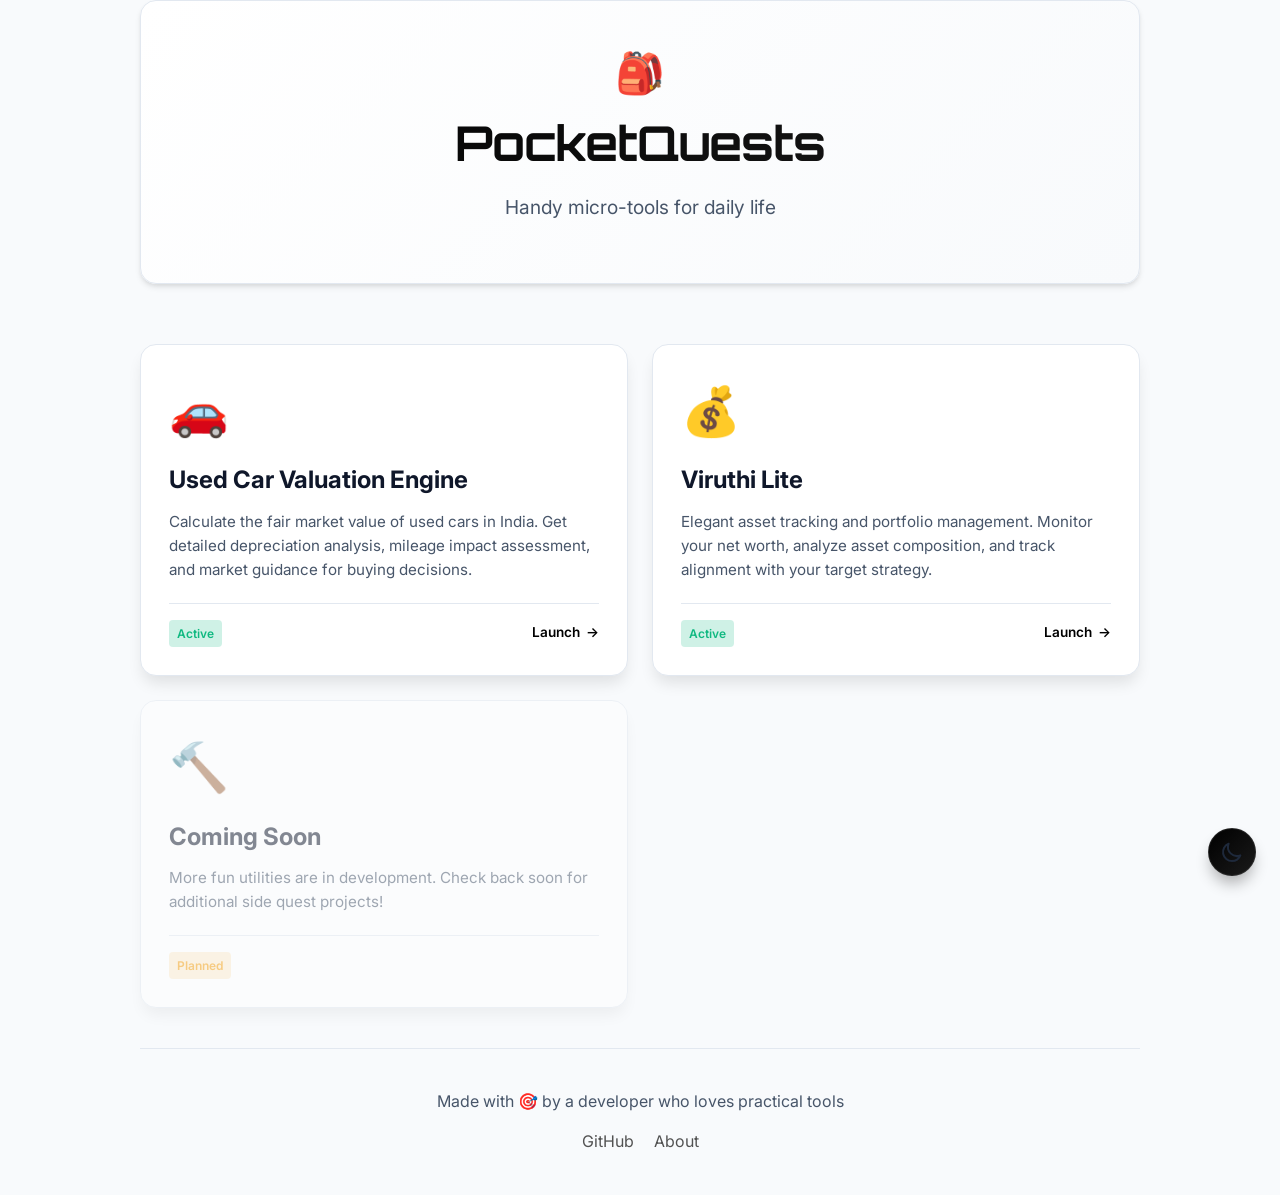
<file: index.html>
<!DOCTYPE html>
<html lang="en">

<head>
    <meta charset="UTF-8">
    <meta name="viewport" content="width=device-width, initial-scale=1.0">
    <title>PocketQuests — Handy micro-tools for daily life</title>

    <!-- Favicon -->
    <link rel="icon"
        href="data:image/svg+xml,<svg xmlns='http://www.w3.org/2000/svg' viewBox='0 0 100 100'><text y='75' font-size='75'>🎒</text></svg>"
        type="image/svg+xml">

    <!-- Open Graph / Social Media Preview Tags -->
    <meta property="og:title" content="PocketQuests — Handy micro-tools for daily life">
    <meta property="og:description"
        content="Practical tools and calculators for everyday needs. Including Used Car Valuation Engine for India and more utility tools.">
    <meta property="og:type" content="website">
    <meta property="og:url" content="https://i-endran.github.io/pocketQuests/">
    <meta property="og:image"
        content="data:image/svg+xml,<svg xmlns='http://www.w3.org/2000/svg' viewBox='0 0 1200 630'><rect fill='%23111' width='1200' height='630'/><text x='600' y='315' font-size='200' text-anchor='middle' dominant-baseline='middle'>🎒</text></svg>">

    <!-- Twitter Card Tags -->
    <meta name="twitter:card" content="summary_large_image">
    <meta name="twitter:title" content="PocketQuests — Handy micro-tools for daily life">
    <meta name="twitter:description" content="Practical tools and calculators for everyday needs.">

    <!-- Additional Meta Tags -->
    <meta name="description"
        content="PocketQuests: Handy micro-tools for daily life. Practical tools and calculators for everyday needs.">
    <meta name="theme-color" content="#1a1a1a">

    <link rel="preconnect" href="https://fonts.googleapis.com">
    <link rel="preconnect" href="https://fonts.gstatic.com" crossorigin>
    <link
        href="https://fonts.googleapis.com/css2?family=Orbitron:wght@400;500;600;700;800;900&family=Inter:wght@300;400;500;600;700&display=swap"
        rel="stylesheet">
    <link rel="stylesheet" href="assets/styles.css">
</head>

<body>

    <div class="container">
        <header>
            <h2 style="font-size: 2.5rem;">🎒</h2>
            <h1>PocketQuests</h1>
            <p class="tagline">Handy micro-tools for daily life</p>
        </header>

        <section class="projects-grid">
            <!-- Car Depreciation Calculator -->
            <a href="car_depreciation_calc/index.html" class="project-card">
                <div class="project-emoji">🚗</div>
                <h2 class="project-title">Used Car Valuation Engine</h2>
                <p class="project-description">
                    Calculate the fair market value of used cars in India. Get detailed depreciation analysis, mileage
                    impact assessment, and market guidance for buying decisions.
                </p>
                <div class="project-meta">
                    <span class="project-status">Active</span>
                    <span class="project-link">
                        Launch
                        <span>→</span>
                    </span>
                </div>
            </a>

            <!-- Viruthi Lite -->
            <a href="viruthi_lite/index.html" class="project-card">
                <div class="project-emoji">💰</div>
                <h2 class="project-title">Viruthi Lite</h2>
                <p class="project-description">
                    Elegant asset tracking and portfolio management. Monitor your net worth, analyze asset composition,
                    and track alignment with your target strategy.
                </p>
                <div class="project-meta">
                    <span class="project-status">Active</span>
                    <span class="project-link">
                        Launch
                        <span>→</span>
                    </span>
                </div>
            </a>

            <!-- Future Projects Placeholder -->
            <div class="project-card" style="opacity: 0.5; cursor: default; pointer-events: none;">
                <div class="project-emoji">🔨</div>
                <h2 class="project-title">Coming Soon</h2>
                <p class="project-description">
                    More fun utilities are in development. Check back soon for additional side quest projects!
                </p>
                <div class="project-meta">
                    <span class="project-status"
                        style="background-color: rgba(245, 158, 11, 0.2); color: var(--warning);">Planned</span>
                </div>
            </div>
        </section>

        <footer>
            <p>Made with 🎯 by a developer who loves practical tools</p>
            <div class="footer-links">
                <a href="https://github.com/i-endran/pocketQuests">GitHub</a>
                <a href="README.md">About</a>
            </div>
        </footer>
    </div>

    <script src="assets/theme-toggle.js"></script>
</body>

</html>
</file>
<file: assets/styles.css>
:root {
    --primary: #000000;
    --primary-dark: #1a1a1a;
    --accent: #525252;
    --bg-dark: #f8fafc;
    --card-bg: #ffffff;
    --card-border: #e2e8f0;
    --text-light: #0f172a;
    --text-muted: #475569;
    --success: #10b981;
    --warning: #f59e0b;
    --danger: #ef4444;
    
    /* Gradients and component specifics */
    --header-gradient-1: #ffffff;
    --header-gradient-2: #f8fafc;
    --title-gradient-1: #000000;
    --title-gradient-2: #1a1a1a;
    --btn-gradient-1: #000000;
    --btn-gradient-2: #1a1a1a;
    --btn-gradient-hover-1: #1a1a1a;
    --btn-gradient-hover-2: #333333;
    --btn-text: #ffffff;
    --input-bg: #ffffff;
    --input-border: #cbd5e1;
    --range-track: #e2e8f0;
    --range-track-border: #cbd5e1;
    --range-thumb: #000000;
}

html.dark {
    --primary: #ffffff;
    --primary-dark: #e5e5e5;
    --accent: #a3a3a3;
    --bg-dark: #000000;
    --card-bg: #0a0a0a;
    --card-border: #1a1a1a;
    --text-light: #ffffff;
    --text-muted: #737373;
    --success: #10b981;
    --warning: #f59e0b;
    --danger: #ef4444;
    
    --header-gradient-1: #1a1a1a;
    --header-gradient-2: #0a0a0a;
    --title-gradient-1: #ffffff;
    --title-gradient-2: #e5e5e5;
    --btn-gradient-1: #ffffff;
    --btn-gradient-2: #e5e5e5;
    --btn-gradient-hover-1: #e5e5e5;
    --btn-gradient-hover-2: #d4d4d4;
    --btn-text: #000000;
    --input-bg: #000000;
    --input-border: #262626;
    --range-track: #404040;
    --range-track-border: #595959;
    --range-thumb: #ffffff;
}

* {
    margin: 0;
    padding: 0;
    box-sizing: border-box;
}

body {
    font-family: 'Inter', 'Segoe UI', sans-serif;
    background-color: var(--bg-dark);
    color: var(--text-light);
    line-height: 1.6;
}

/* Landing page specifics */
.container {
    max-width: 1000px;
    margin: 0 auto;
}

header {
    text-align: center;
    margin-bottom: 60px;
    padding: 40px 20px;
    background: linear-gradient(135deg, var(--header-gradient-1) 0%, var(--header-gradient-2) 100%);
    border-radius: 16px;
    box-shadow: 0 4px 6px -1px rgba(0, 0, 0, 0.1), 0 2px 4px -1px rgba(0, 0, 0, 0.06);
    border: 1px solid var(--card-border);
}

html.dark header {
    box-shadow: 0 4px 6px -1px rgba(0, 0, 0, 0.3), 0 2px 4px -1px rgba(0, 0, 0, 0.2);
}

h1 {
    font-family: 'Orbitron', 'Segoe UI', sans-serif;
    font-size: 3rem;
    margin-bottom: 10px;
    letter-spacing: -0.02em;
    background: linear-gradient(135deg, var(--title-gradient-1) 0%, var(--title-gradient-2) 100%);
    -webkit-background-clip: text;
    -webkit-text-fill-color: transparent;
    background-clip: text;
}

.tagline {
    color: var(--text-muted);
    font-size: 1.2rem;
    margin-bottom: 20px;
}

.subtitle {
    color: var(--accent);
    font-size: 0.95rem;
}

.projects-grid {
    display: grid;
    grid-template-columns: repeat(auto-fill, minmax(320px, 1fr));
    gap: 24px;
    margin-bottom: 40px;
}

.project-card {
    background-color: var(--card-bg);
    border-radius: 16px;
    padding: 28px;
    border: 1px solid var(--card-border);
    box-shadow: 0 10px 15px -3px rgba(0, 0, 0, 0.1);
    transition: all 0.3s ease;
    display: flex;
    flex-direction: column;
    text-decoration: none;
    color: inherit;
    cursor: pointer;
}

html.dark .project-card {
    box-shadow: 0 10px 15px -3px rgba(0, 0, 0, 0.5);
}

.project-card:hover {
    background: var(--card-bg);
    filter: brightness(0.95);
    transform: translateY(-6px);
    border-color: var(--accent);
}

html.dark .project-card:hover {
    background: rgba(26, 26, 26, 0.8);
    backdrop-filter: blur(12px);
    -webkit-backdrop-filter: blur(12px);
    box-shadow: 0 20px 25px -5px rgba(0, 0, 0, 0.6), 0 10px 10px -5px rgba(0, 0, 0, 0.4);
    filter: none;
    border-color: rgba(255, 255, 255, 0.15);
}

.project-emoji {
    font-size: 3rem;
    margin-bottom: 12px;
}

.project-title {
    font-size: 1.5rem;
    font-weight: 700;
    margin-bottom: 10px;
    color: var(--text-light);
}

.project-description {
    color: var(--text-muted);
    margin-bottom: 20px;
    flex-grow: 1;
    font-size: 0.95rem;
    line-height: 1.6;
}

.project-meta {
    display: flex;
    justify-content: space-between;
    align-items: center;
    padding-top: 16px;
    border-top: 1px solid var(--card-border);
    color: var(--accent);
    font-size: 0.85rem;
}

.project-link {
    display: inline-flex;
    align-items: center;
    gap: 6px;
    color: var(--primary);
    font-weight: 600;
    transition: gap 0.2s;
}

.project-card:hover .project-link {
    gap: 10px;
}

.project-status {
    display: inline-block;
    background-color: rgba(16, 185, 129, 0.2);
    color: var(--success);
    padding: 4px 8px;
    border-radius: 4px;
    font-size: 0.75rem;
    font-weight: 600;
}

footer {
    text-align: center;
    padding: 40px 20px;
    border-top: 1px solid var(--card-border);
    color: var(--text-muted);
}

footer p { margin-bottom: 10px; }

.footer-links {
    display: flex;
    justify-content: center;
    gap: 20px;
    margin-top: 15px;
    flex-wrap: wrap;
}

.footer-links a { color: var(--accent); text-decoration: none; transition: color 0.2s; }
.footer-links a:hover { color: var(--primary); }

@media (max-width: 768px) {
    h1 { font-size: 2rem; }
    .projects-grid { grid-template-columns: 1fr; }
    header { padding: 30px 20px; margin-bottom: 40px; }
}

/* Car depreciation calculator specific styles */
.card { background-color: var(--card-bg); border-radius: 16px; padding: 24px; margin-bottom: 24px; box-shadow: 0 10px 15px -3px rgba(0,0,0,0.1); border: 1px solid var(--card-border); transition: all 0.3s ease; }
html.dark .card { box-shadow: 0 10px 15px -3px rgba(0,0,0,0.5); }

.card:hover { transform: translateY(-4px); border-color: var(--accent); filter: brightness(0.98); }
html.dark .card:hover { background: rgba(26,26,26,0.8); backdrop-filter: blur(12px); -webkit-backdrop-filter: blur(12px); box-shadow: 0 20px 25px -5px rgba(0,0,0,0.6); filter: none; border-color: rgba(255,255,255,0.15); }

.form-group { margin-bottom: 25px; }
label { display: flex; justify-content: space-between; margin-bottom: 12px; color: var(--text-muted); font-weight: 500; }

/* Range */
input[type=range] { -webkit-appearance: none; width: 100%; background: transparent; }
input[type=range]:focus { outline: none; }
input[type=range]::-webkit-slider-thumb { -webkit-appearance: none; height: 20px; width: 20px; border-radius: 50%; background: var(--range-thumb); cursor: pointer; margin-top: -8px; box-shadow: 0 0 5px rgba(0,0,0,0.3); transition: transform 0.1s; }
html.dark input[type=range]::-webkit-slider-thumb { box-shadow: 0 0 5px rgba(255,255,255,0.3); }

input[type=range]::-webkit-slider-thumb:hover { transform: scale(1.2); }
input[type=range]::-webkit-slider-runnable-track { width: 100%; height: 6px; cursor: pointer; background: var(--range-track); border-radius: 3px; border: 1px solid var(--range-track-border); }
input[type=range]::-moz-range-track { width: 100%; height: 6px; cursor: pointer; background: var(--range-track); border-radius: 3px; border: 1px solid var(--range-track-border); }
input[type=range]::-moz-range-thumb { height: 20px; width: 20px; border-radius: 50%; background: var(--range-thumb); cursor: pointer; border: none; box-shadow: 0 0 5px rgba(0,0,0,0.3); }

input[type=number], input[type=text], select { width: 100%; padding: 12px; background-color: var(--input-bg); border: 1px solid var(--input-border); border-radius: 8px; color: var(--text-light); font-size: 1rem; transition: border-color 0.2s; box-sizing: border-box; }
input[type=text]:focus, input[type=number]:focus, select:focus { outline: none; border-color: var(--primary); box-shadow: 0 0 0 2px rgba(0,0,0,0.1); }
html.dark input[type=text]:focus, html.dark input[type=number]:focus, html.dark select:focus { box-shadow: 0 0 0 2px rgba(255,255,255,0.1); }

button { width: 100%; padding: 14px; background: linear-gradient(135deg, var(--btn-gradient-1) 0%, var(--btn-gradient-2) 100%); color: var(--btn-text); border: none; border-radius: 8px; font-size: 1.1rem; font-weight: 600; cursor: pointer; transition: transform 0.1s, opacity 0.2s, background 0.3s; }
button:hover { background: linear-gradient(135deg, var(--btn-gradient-hover-1) 0%, var(--btn-gradient-hover-2) 100%); transform: translateY(-1px); }
button:active { transform: scale(0.98); }

.result-grid { display: grid; grid-template-columns: repeat(auto-fit, minmax(250px, 1fr)); gap: 20px; margin-top: 20px; }
.result-item { background-color: var(--input-bg); padding: 16px; border-radius: 12px; border: 1px solid var(--card-border); }
.result-label { color: var(--text-muted); font-size: 0.9rem; margin-bottom: 4px; }
.result-value { font-size: 1.5rem; font-weight: 700; color: var(--text-light); }
.highlight { color: var(--primary); font-weight: bold; }
.guidance-list { list-style: none; padding: 0; margin: 0; }
.guidance-list li { display: flex; justify-content: space-between; padding: 12px 0; border-bottom: 1px solid var(--card-border); }
.guidance-list li:last-child { border-bottom: none; }
#resultsSection { display: none; animation: fadeIn 0.5s ease-out; }
@keyframes fadeIn { from { opacity: 0; transform: translateY(10px); } to { opacity: 1; transform: translateY(0); } }
.chart-container { position: relative; height: 300px; width: 100%; margin-top: 20px; }
</file>
